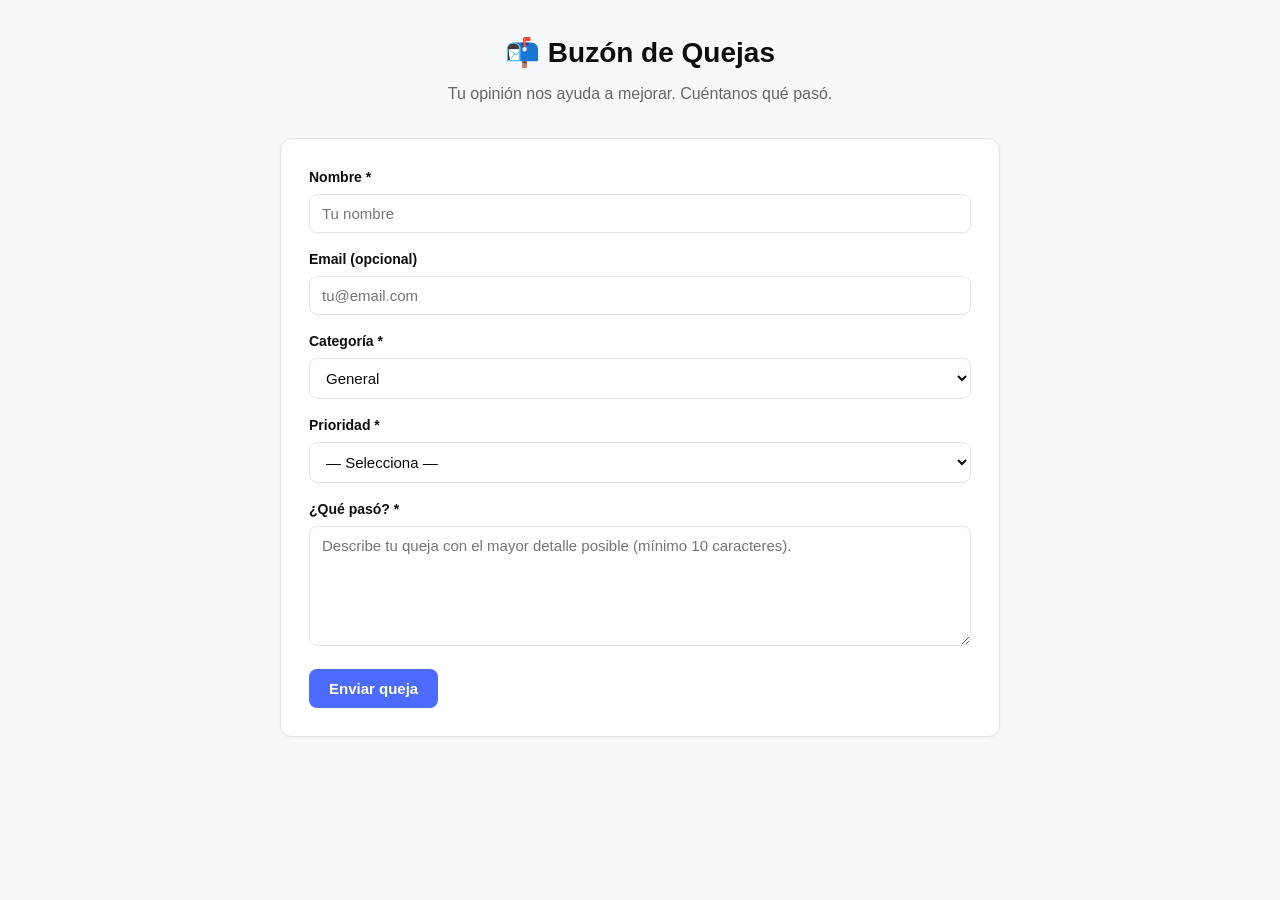
<file: index.html>
<!DOCTYPE html>
<html lang="es">
<head>
  <meta charset="UTF-8" />
  <meta name="viewport" content="width=device-width, initial-scale=1.0" />
  <title>Buzón de Quejas</title>
  <link rel="stylesheet" href="/styles.css" />
</head>
<body>
  <div class="container">
    <header>
      <h1>📬 Buzón de Quejas</h1>
      <p>Tu opinión nos ayuda a mejorar. Cuéntanos qué pasó.</p>
    </header>

    <div class="card">
      <div id="exito" class="mensaje-exito"></div>
      <div id="error" class="mensaje-error"></div>

      <form id="form-queja">
        <label for="nombre">Nombre *</label>
        <input type="text" id="nombre" name="nombre" required maxlength="100" placeholder="Tu nombre" />

        <label for="email">Email (opcional)</label>
        <input type="email" id="email" name="email" maxlength="150" placeholder="tu@email.com" />

        <label for="categoria">Categoría *</label>
        <select id="categoria" name="categoria" required>
          <option value="general">General</option>
          <option value="servicio">Servicio</option>
          <option value="producto">Producto</option>
          <option value="facturacion">Facturación</option>
          <option value="personal">Atención al personal</option>
          <option value="instalaciones">Instalaciones</option>
          <option value="otro">Otro</option>
        </select>

        <label for="prioridad">Prioridad *</label>
        <select id="prioridad" name="prioridad" required>
          <option value="">— Selecciona —</option>
          <option value="baja">Baja</option>
          <option value="media">Media</option>
          <option value="alta">Alta</option>
        </select>

        <label for="mensaje">¿Qué pasó? *</label>
        <textarea id="mensaje" name="mensaje" required minlength="10" maxlength="5000"
          placeholder="Describe tu queja con el mayor detalle posible (mínimo 10 caracteres)."></textarea>

        <button type="submit" id="btn-enviar">Enviar queja</button>
      </form>
    </div>
  </div>

  <script>
    const form = document.getElementById("form-queja");
    const btn = document.getElementById("btn-enviar");
    const exito = document.getElementById("exito");
    const error = document.getElementById("error");

    function mostrar(el, texto) {
      el.textContent = texto;
      el.style.display = "block";
      setTimeout(() => { el.style.display = "none"; }, 6000);
    }

    form.addEventListener("submit", async (e) => {
      e.preventDefault();
      btn.disabled = true;
      btn.textContent = "Enviando…";

      const data = {
        nombre: document.getElementById("nombre").value.trim(),
        email: document.getElementById("email").value.trim(),
        categoria: document.getElementById("categoria").value,
        prioridad: document.getElementById("prioridad").value,
        mensaje: document.getElementById("mensaje").value.trim(),
      };

      try {
        const res = await fetch("/api/complaints", {
          method: "POST",
          headers: { "Content-Type": "application/json" },
          body: JSON.stringify(data),
        });
        const json = await res.json();

        if (!res.ok) {
          mostrar(error, json.error || "Error al enviar la queja");
        } else {
          mostrar(exito, `✅ Queja #${json.id} registrada. Gracias por tu mensaje.`);
          form.reset();
        }
      } catch (err) {
        mostrar(error, "No se pudo conectar con el servidor. Intenta de nuevo.");
      } finally {
        btn.disabled = false;
        btn.textContent = "Enviar queja";
      }
    });
  </script>
</body>
</html>
</file>
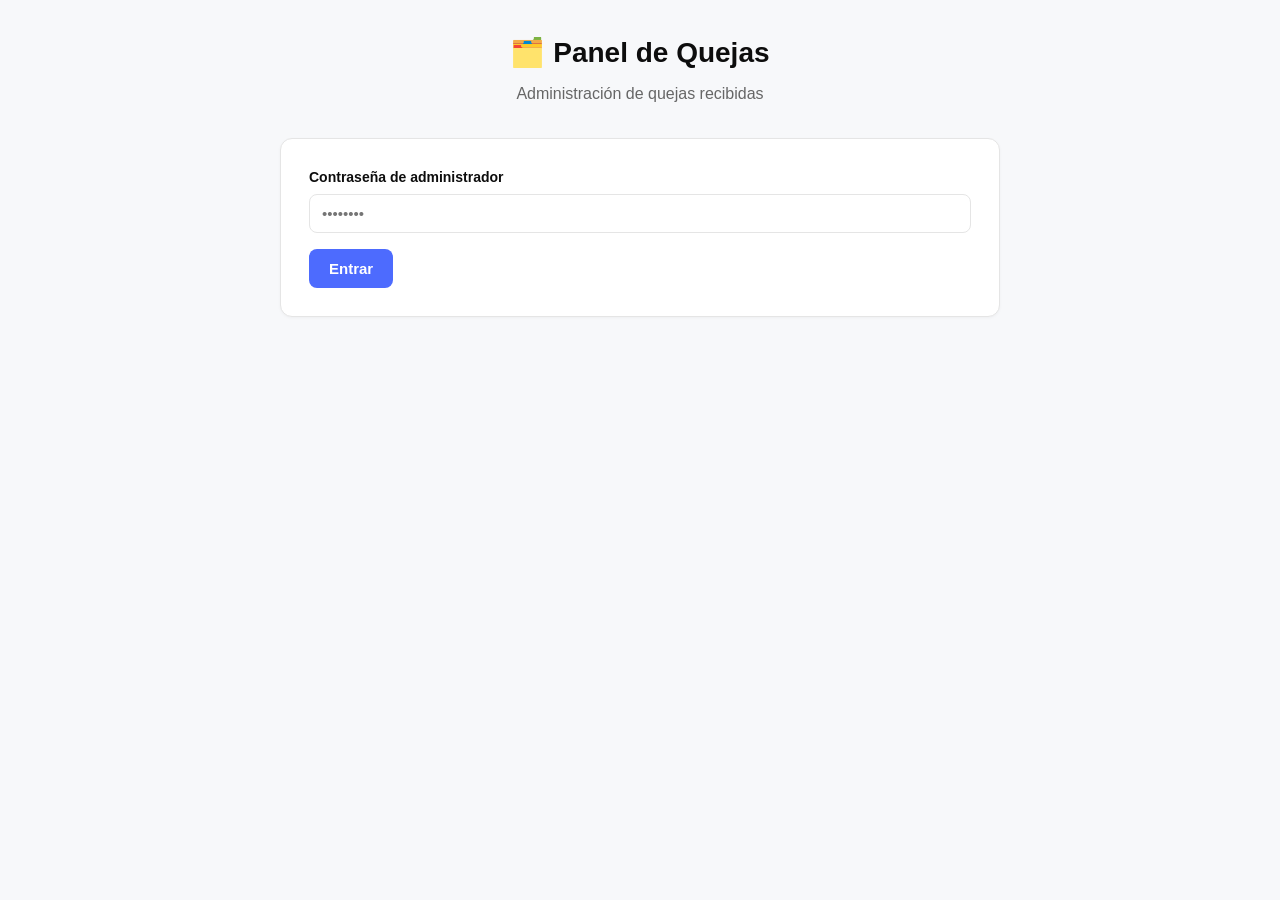
<file: admin.html>
<!DOCTYPE html>
<html lang="es">
<head>
  <meta charset="UTF-8" />
  <meta name="viewport" content="width=device-width, initial-scale=1.0" />
  <title>Panel de Quejas — Admin</title>
  <link rel="stylesheet" href="/styles.css" />
</head>
<body>
  <div class="container">
    <header>
      <h1>🗂️ Panel de Quejas</h1>
      <p>Administración de quejas recibidas</p>
    </header>

    <div id="login-card" class="card">
      <label for="password">Contraseña de administrador</label>
      <input type="password" id="password" placeholder="••••••••" autocomplete="current-password" />
      <button id="btn-login">Entrar</button>
      <div id="login-error" class="mensaje-error" style="margin-top:14px;"></div>
    </div>

    <div id="panel" class="oculto">
      <div class="admin-toolbar">
        <select id="filtro-prioridad">
          <option value="">Todas las prioridades</option>
          <option value="alta">Alta</option>
          <option value="media">Media</option>
          <option value="baja">Baja</option>
        </select>
        <select id="filtro-estado">
          <option value="">Todos los estados</option>
          <option value="nueva">Nueva</option>
          <option value="en_revision">En revisión</option>
          <option value="resuelta">Resuelta</option>
        </select>
        <select id="filtro-categoria">
          <option value="">Todas las categorías</option>
          <option value="general">General</option>
          <option value="servicio">Servicio</option>
          <option value="producto">Producto</option>
          <option value="facturacion">Facturación</option>
          <option value="personal">Atención al personal</option>
          <option value="instalaciones">Instalaciones</option>
          <option value="otro">Otro</option>
        </select>
        <button id="btn-refresh" class="btn-outline">Actualizar</button>
        <button id="btn-logout" class="btn-outline">Salir</button>
      </div>
      <div id="lista-quejas"></div>
    </div>
  </div>

  <script>
    let password = sessionStorage.getItem("admin_pw") || "";
    const loginCard = document.getElementById("login-card");
    const panel = document.getElementById("panel");
    const lista = document.getElementById("lista-quejas");

    const PRIORIDAD_LABEL = { alta: "Alta", media: "Media", baja: "Baja" };
    const ESTADO_LABEL = { nueva: "Nueva", en_revision: "En revisión", resuelta: "Resuelta" };
    const CATEGORIA_LABEL = {
      general: "General", servicio: "Servicio", producto: "Producto",
      facturacion: "Facturación", personal: "Atención al personal",
      instalaciones: "Instalaciones", otro: "Otro",
    };

    function headers() { return { "X-Admin-Password": password }; }

    function mostrarErrorLogin(msg) {
      const el = document.getElementById("login-error");
      el.textContent = msg;
      el.style.display = "block";
    }

    function formatearFecha(iso) {
      try {
        return new Date(iso + "Z").toLocaleString("es-ES", { dateStyle: "medium", timeStyle: "short" });
      } catch { return iso; }
    }

    function crearQuejaElemento(q) {
      const div = document.createElement("div");
      div.className = `queja ${q.prioridad}`;

      const header = document.createElement("div");
      header.className = "queja-header";

      const left = document.createElement("div");
      const nombre = document.createElement("div");
      nombre.className = "queja-nombre";
      nombre.textContent = `#${q.id} · ${q.nombre}`;
      const meta = document.createElement("div");
      meta.className = "queja-meta";
      meta.textContent = `${CATEGORIA_LABEL[q.categoria] || q.categoria} · ${formatearFecha(q.creada_en)}${q.email ? " · " + q.email : ""}`;
      left.appendChild(nombre);
      left.appendChild(meta);

      const badge = document.createElement("span");
      badge.className = `badge ${q.prioridad}`;
      badge.textContent = PRIORIDAD_LABEL[q.prioridad] || q.prioridad;

      header.appendChild(left);
      header.appendChild(badge);

      const mensaje = document.createElement("div");
      mensaje.className = "queja-mensaje";
      mensaje.textContent = q.mensaje;

      const footer = document.createElement("div");
      footer.className = "queja-footer";

      const estadoSelect = document.createElement("select");
      ["nueva", "en_revision", "resuelta"].forEach((est) => {
        const opt = document.createElement("option");
        opt.value = est;
        opt.textContent = ESTADO_LABEL[est];
        if (est === q.estado) opt.selected = true;
        estadoSelect.appendChild(opt);
      });
      estadoSelect.addEventListener("change", () => actualizarEstado(q.id, estadoSelect.value));

      const estadoTxt = document.createElement("span");
      estadoTxt.className = "queja-meta";
      estadoTxt.textContent = `Estado actual: ${ESTADO_LABEL[q.estado]}`;

      footer.appendChild(estadoTxt);
      footer.appendChild(estadoSelect);

      div.appendChild(header);
      div.appendChild(mensaje);
      div.appendChild(footer);
      return div;
    }

    async function cargarQuejas() {
      lista.innerHTML = '<div class="vacio">Cargando…</div>';
      const params = new URLSearchParams();
      const pr = document.getElementById("filtro-prioridad").value;
      const es = document.getElementById("filtro-estado").value;
      const ca = document.getElementById("filtro-categoria").value;
      if (pr) params.set("prioridad", pr);
      if (es) params.set("estado", es);
      if (ca) params.set("categoria", ca);

      try {
        const res = await fetch("/api/complaints?" + params.toString(), { headers: headers() });
        if (res.status === 401) { cerrarSesion("Contraseña incorrecta"); return; }
        const json = await res.json();
        if (!res.ok) { lista.innerHTML = `<div class="vacio">Error: ${json.error || "desconocido"}</div>`; return; }
        if (!json.quejas.length) { lista.innerHTML = '<div class="vacio">No hay quejas con estos filtros.</div>'; return; }
        lista.innerHTML = "";
        json.quejas.forEach((q) => lista.appendChild(crearQuejaElemento(q)));
      } catch (err) {
        lista.innerHTML = '<div class="vacio">Error de conexión.</div>';
      }
    }

    async function actualizarEstado(id, estado) {
      try {
        const res = await fetch("/api/complaints", {
          method: "PATCH",
          headers: { "Content-Type": "application/json", ...headers() },
          body: JSON.stringify({ id, estado }),
        });
        if (!res.ok) alert("No se pudo actualizar el estado.");
        else cargarQuejas();
      } catch { alert("Error de conexión al actualizar."); }
    }

    function cerrarSesion(msg) {
      password = "";
      sessionStorage.removeItem("admin_pw");
      panel.classList.add("oculto");
      loginCard.classList.remove("oculto");
      if (msg) mostrarErrorLogin(msg);
    }

    async function intentarLogin() {
      password = document.getElementById("password").value;
      if (!password) { mostrarErrorLogin("Escribe la contraseña."); return; }
      document.getElementById("login-error").style.display = "none";

      try {
        const res = await fetch("/api/complaints", { headers: headers() });
        if (res.status === 401) { mostrarErrorLogin("Contraseña incorrecta."); password = ""; return; }
        if (!res.ok) { mostrarErrorLogin("Error del servidor."); return; }
        sessionStorage.setItem("admin_pw", password);
        loginCard.classList.add("oculto");
        panel.classList.remove("oculto");
        cargarQuejas();
      } catch { mostrarErrorLogin("Error de conexión."); }
    }

    document.getElementById("btn-login").addEventListener("click", intentarLogin);
    document.getElementById("password").addEventListener("keydown", (e) => { if (e.key === "Enter") intentarLogin(); });
    document.getElementById("btn-refresh").addEventListener("click", cargarQuejas);
    document.getElementById("btn-logout").addEventListener("click", () => cerrarSesion());
    document.getElementById("filtro-prioridad").addEventListener("change", cargarQuejas);
    document.getElementById("filtro-estado").addEventListener("change", cargarQuejas);
    document.getElementById("filtro-categoria").addEventListener("change", cargarQuejas);

    if (password) { intentarLogin(); }
  </script>
</body>
</html>
</file>
<file: styles.css>
:root {
  --accent: #4d6bfe;
  --text: #0d0d0d;
  --muted: #666;
  --border: #e5e5e5;
  --bg: #f7f8fa;
  --alta: #dc2626;
  --media: #ea9a12;
  --baja: #16a34a;
}

* { box-sizing: border-box; }

body {
  margin: 0;
  font-family: -apple-system, BlinkMacSystemFont, "Segoe UI", Roboto, sans-serif;
  background: var(--bg);
  color: var(--text);
  line-height: 1.5;
}

.container {
  max-width: 760px;
  margin: 0 auto;
  padding: 32px 20px 64px;
}

header {
  text-align: center;
  margin-bottom: 32px;
}

header h1 { margin: 0 0 8px; font-size: 28px; }
header p { margin: 0; color: var(--muted); }

.card {
  background: #fff;
  border: 1px solid var(--border);
  border-radius: 12px;
  padding: 28px;
  box-shadow: 0 1px 3px rgba(0,0,0,0.04);
}

label {
  display: block;
  font-size: 14px;
  font-weight: 600;
  margin-bottom: 6px;
  color: var(--text);
}

input, select, textarea {
  width: 100%;
  padding: 10px 12px;
  border: 1px solid var(--border);
  border-radius: 8px;
  font-size: 15px;
  font-family: inherit;
  margin-bottom: 16px;
  background: #fff;
  color: var(--text);
}

input:focus, select:focus, textarea:focus {
  outline: none;
  border-color: var(--accent);
  box-shadow: 0 0 0 3px rgba(77,107,254,0.15);
}

textarea { resize: vertical; min-height: 120px; }

button {
  background: var(--accent);
  color: #fff;
  border: none;
  border-radius: 8px;
  padding: 11px 20px;
  font-size: 15px;
  font-weight: 600;
  cursor: pointer;
  transition: opacity 0.15s;
}

button:hover { opacity: 0.9; }
button:disabled { opacity: 0.5; cursor: not-allowed; }
.btn-outline { background: #fff; color: var(--accent); border: 1px solid var(--accent); }

.mensaje-exito { background: #ecfdf5; border: 1px solid #86efac; color: #166534; padding: 14px; border-radius: 8px; margin-bottom: 16px; display: none; }
.mensaje-error { background: #fef2f2; border: 1px solid #fca5a5; color: #991b1b; padding: 14px; border-radius: 8px; margin-bottom: 16px; display: none; }

.admin-toolbar { display: flex; gap: 12px; flex-wrap: wrap; margin-bottom: 20px; align-items: center; }
.admin-toolbar select, .admin-toolbar input { margin-bottom: 0; width: auto; min-width: 140px; }

.queja {
  background: #fff;
  border: 1px solid var(--border);
  border-left: 4px solid var(--border);
  border-radius: 10px;
  padding: 16px 18px;
  margin-bottom: 14px;
}

.queja.alta { border-left-color: var(--alta); }
.queja.media { border-left-color: var(--media); }
.queja.baja { border-left-color: var(--baja); }

.queja-header { display: flex; justify-content: space-between; align-items: flex-start; gap: 12px; margin-bottom: 8px; }
.queja-nombre { font-weight: 700; font-size: 16px; }
.queja-meta { font-size: 12px; color: var(--muted); margin-top: 2px; }

.badge { display: inline-block; font-size: 11px; font-weight: 700; padding: 3px 8px; border-radius: 999px; text-transform: uppercase; letter-spacing: 0.4px; }
.badge.alta { background: #fef2f2; color: var(--alta); }
.badge.media { background: #fffbeb; color: #b45309; }
.badge.baja { background: #f0fdf4; color: var(--baja); }

.queja-mensaje { margin: 10px 0; white-space: pre-wrap; color: #333; }

.queja-footer { display: flex; justify-content: space-between; align-items: center; gap: 12px; flex-wrap: wrap; margin-top: 12px; padding-top: 12px; border-top: 1px solid var(--border); }
.queja-footer select { margin-bottom: 0; width: auto; font-size: 13px; padding: 6px 10px; }

.vacio { text-align: center; color: var(--muted); padding: 40px 0; }
.oculto { display: none !important; }
</file>
